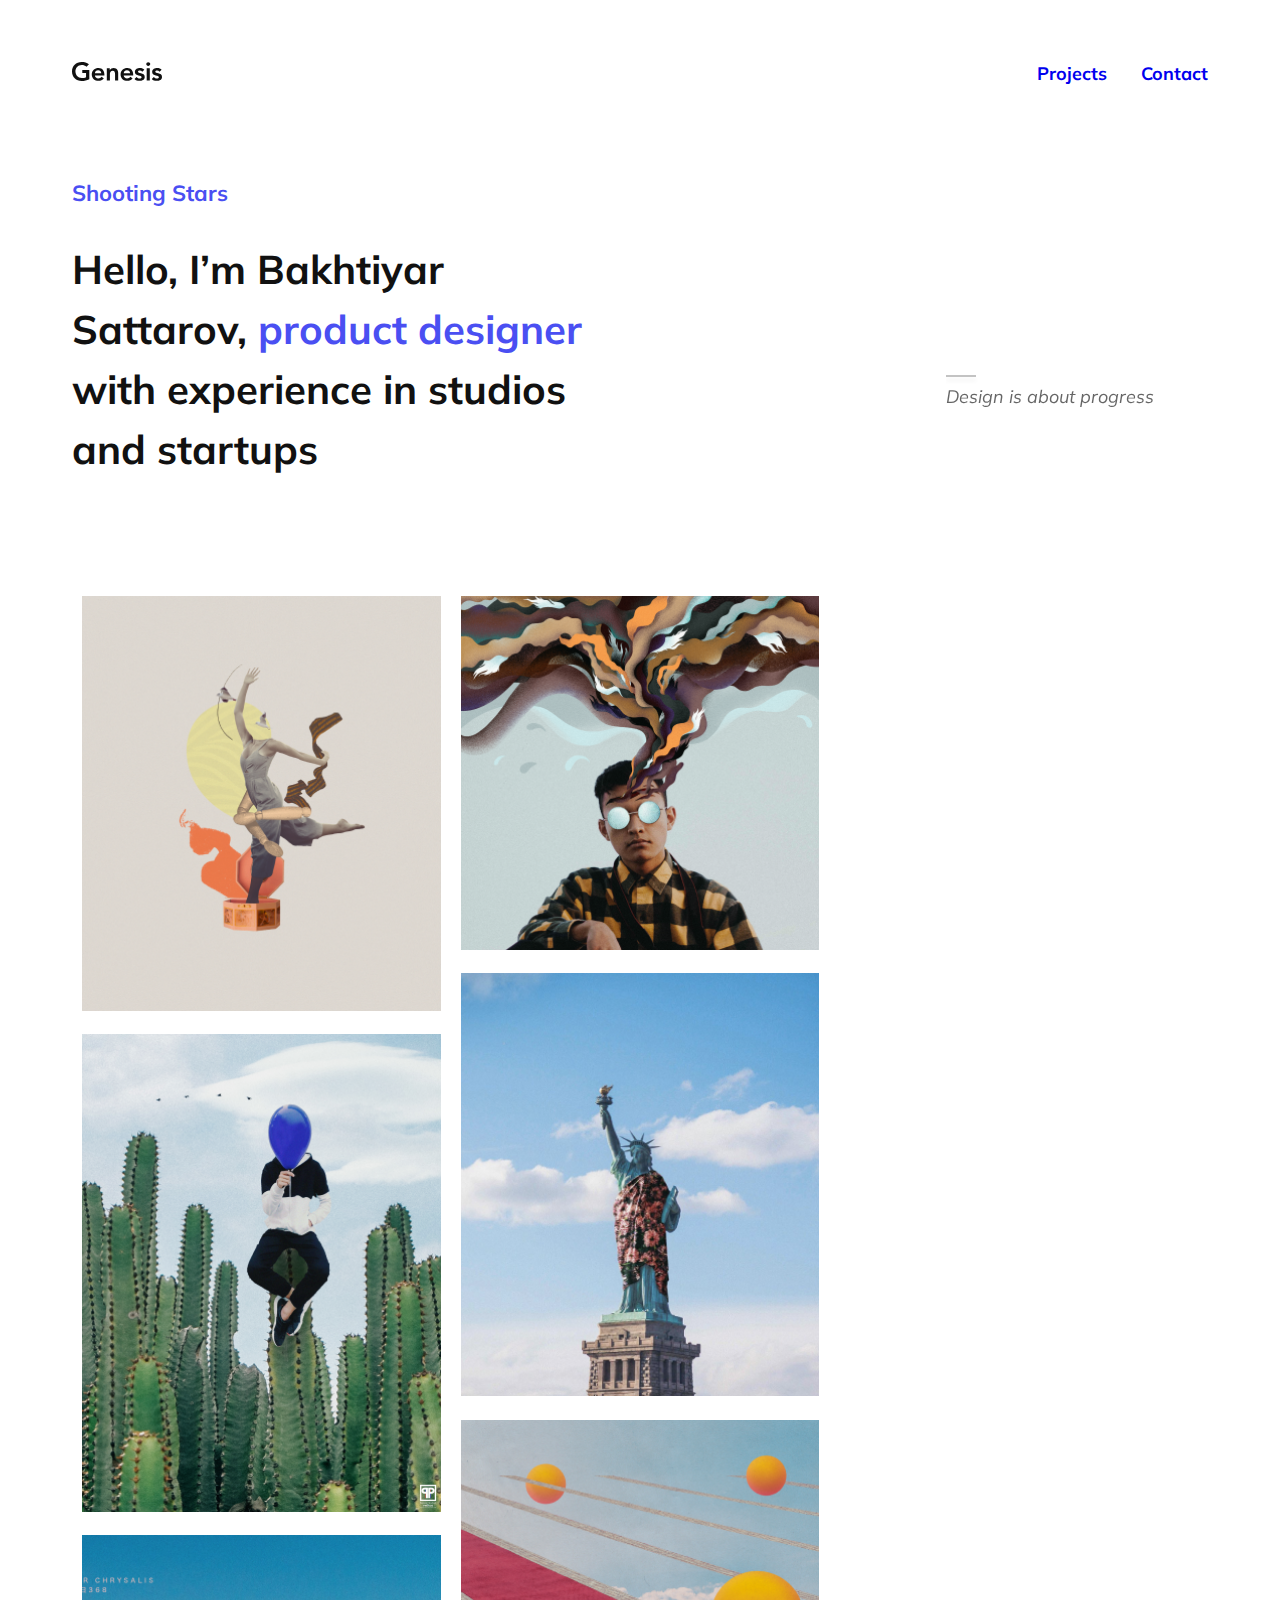
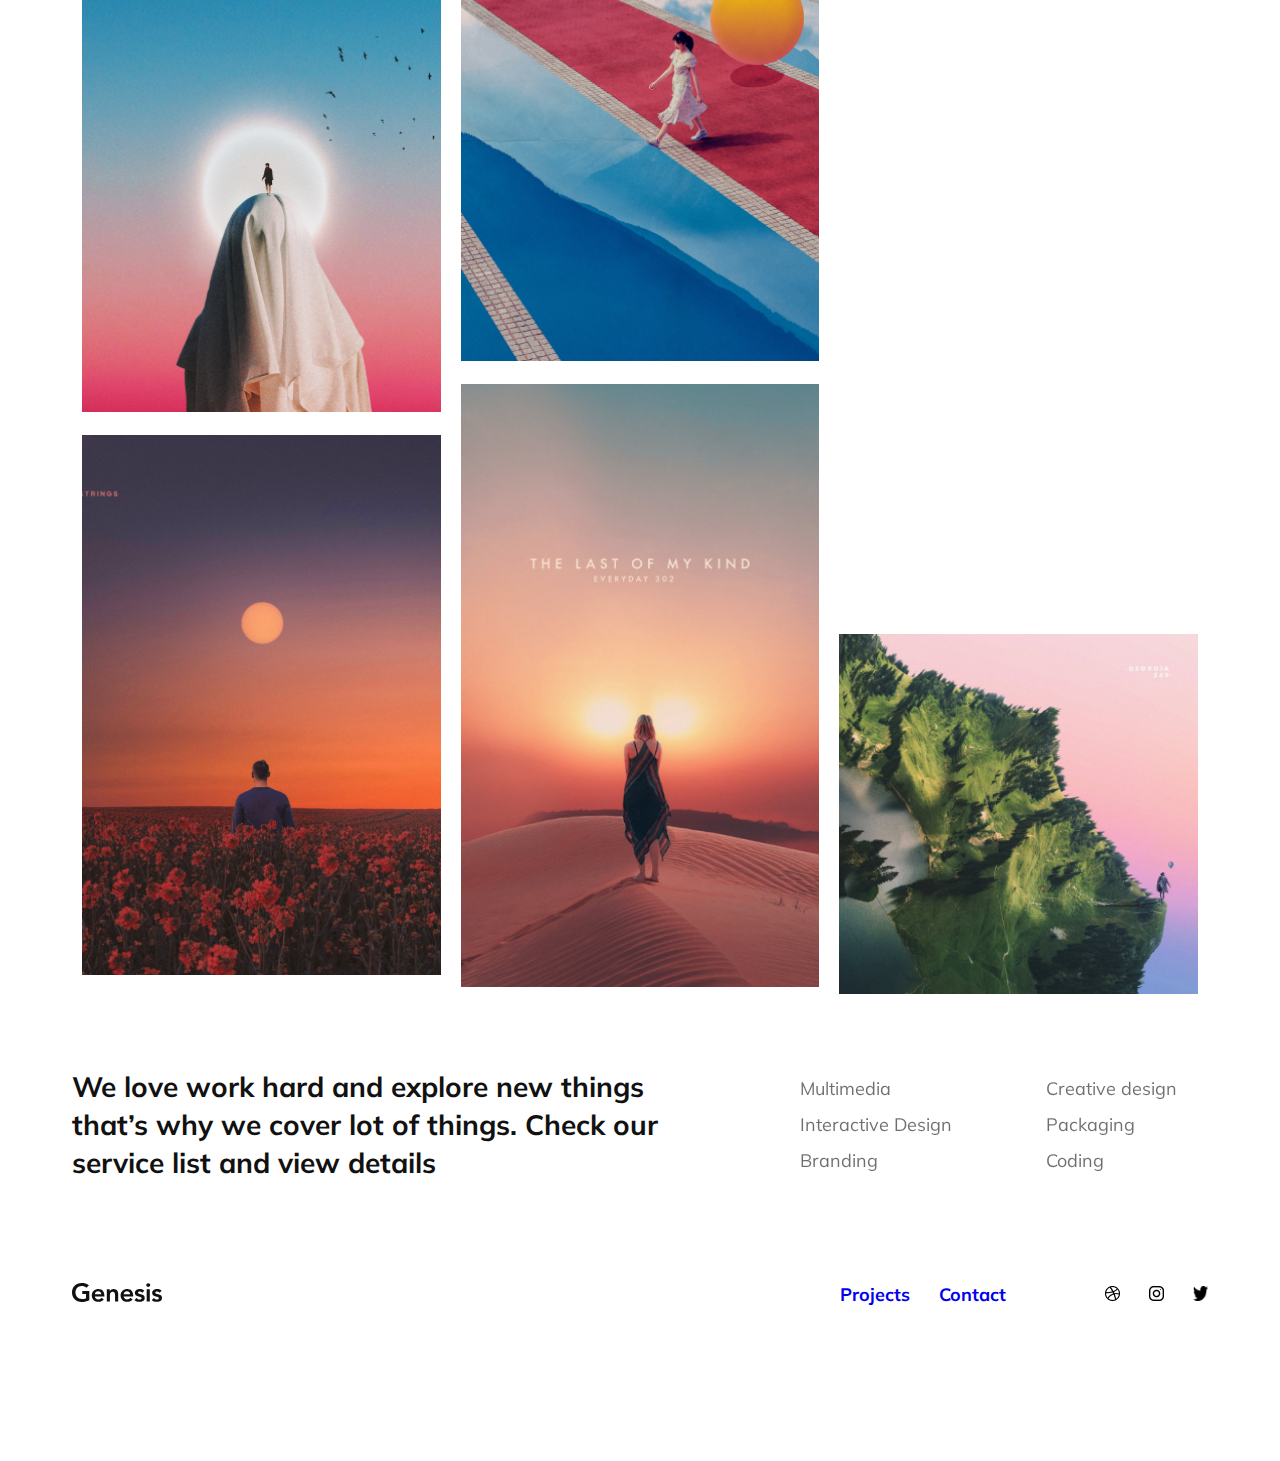
<file: index.html>
<!DOCTYPE html>
<html lang="en"> 
    <head>
        <meta charset="UTF-8">
        <meta name="viewport" content="width=device-width, initial-scale=1.0">
        <title>Genesis</title>
        <link rel="preconnect" href="https://fonts.gstatic.com">
        <link href="https://fonts.googleapis.com/css2?family=Mulish:ital,wght@0,400;0,700;1,400&family=Poppins:wght@400;500;600;700&display=swap" rel="stylesheet">
        <link type="text/css" rel="stylesheet" href="styles/normalize.css" />
        <link rel="stylesheet" href="styles/styles.css">
    </head>
    
    <!-- Did an experiment by setting the whole page as a container according to the grid in figma. 
        It made a whole lot of the calculations more difficult. Responsiveness was shot to pieces
        as blocks goes into eachother. However, a lot of the larger both vertical and horisontal 
        gaps were easier to calculate. The problem was to make the gallery
        somewhat responsive w/o media queries. A great, but frustrating exercise.-->

    <body class="margins fonts grid-container">   
        <nav class="navbar-container">
            <div>
                <a href="index.html" >
                    <img src="/images/genesislogo.svg" width="auto" height="auto" alt="Genesis-logo">
                </a>
            </div>
            <div class="navbar-links font-bold-18">
                    <a class="navbar-links" href="project.html">Projects</a>
                    <a class="navbar-links" href="contact.html">Contact</a>
            </div>
        </nav>
        <div class="header-quote quote-bar"> <img src="/images/Rectangle.svg" alt="bar-over-text"></div>
            <div class="header-quote  font-italic-18">Design is about progress</div>
        <header class="header-container">         
            <div>
                <div class="font-bold-22-blue header-ingress">Shooting Stars</div>
                <div class="font-bold-40-black">Hello, I’m Bakhtiyar Sattarov,
                    <span class="font-bold-40-blue"> product designer </span> with experience
                    in studios and startups </div>
            </div>    
        </header>

        <!--I failed to get the gallery's bottom sharp. Somewhere I've must missed a spec. 
            However, grid-gap and margins are double checked and accounted for.-->
            
        <section class="gallery-container">
            <div class= "column">
                <img src="images/Rectangle.png" alt="">
                <img src="images/Rectangle (1).png" alt="">
                <img src="images/Rectangle (2).png" alt="">
                <img src="images/Rectangle (3).png" alt="">
            </div>
            <div class= "column">
                <img src="images/Rectangle (4).png" alt="">
                <img src="images/Rectangle (5).png" alt="">
                <img src="images/Rectangle (6).png" alt="">
                <img src="images/Rectangle (7).png" alt="">
            </div>
            <div class= "column">
                <img src="images/Rectangle (9).png" alt="">
                <img src="images/Rectangle (10).png" alt="">
                <img src="images/Rectangle (11).png" alt="">
                <img src="images/Rectangle (8).png" alt="">
            </div>
        </section>
        <div class="container-group">
            <div class="font-bold-28 group-content">We love work hard and explore new things that’s why we cover lot of things. 
                Check our service list and view details</div>
            <ul class="font-normal-18 list-styling">
                <li>Multimedia</li>
                <li>Interactive Design</li>
                <li>Branding</li>
            </ul>
            <ul class="font-normal-18 list-styling">
                <li>Creative design</li>
                <li>Packaging</li>
                <li>Coding</li>
            </ul>
        </div>
        <section>
            <!--Skipped this part due to time constraints.-->
        </section>
        <footer class="footer-container">
            <div>
                <a href="index.html" >
                    <img src="/images/genesislogo.svg" width="auto" height="auto" alt="Genesis-logo">
                </a>
            </div>
            <div class="navbar-links font-bold-18">
                <a class="footer-links" href="project.html">Projects</a>
                <a class="footer-links link-distance" href="contact.html">Contact</a>
                <a class="footer-links" href="#"><img src="images/dribbble-logo.png" alt="dribble-logo" width="15px" height="15px"></a>
                <a class="footer-links" href="#"><img src="images/instagram.png" alt="instagram-logo" width="15px" height="15px"></a>
                <a class="footer-links" href="#"><img src="images/twitter-logo-silhouette.png" alt="twitter-logo" width="15px" height="15px"></a>
            </div>
        </footer>
    </body>
</html>
</file>
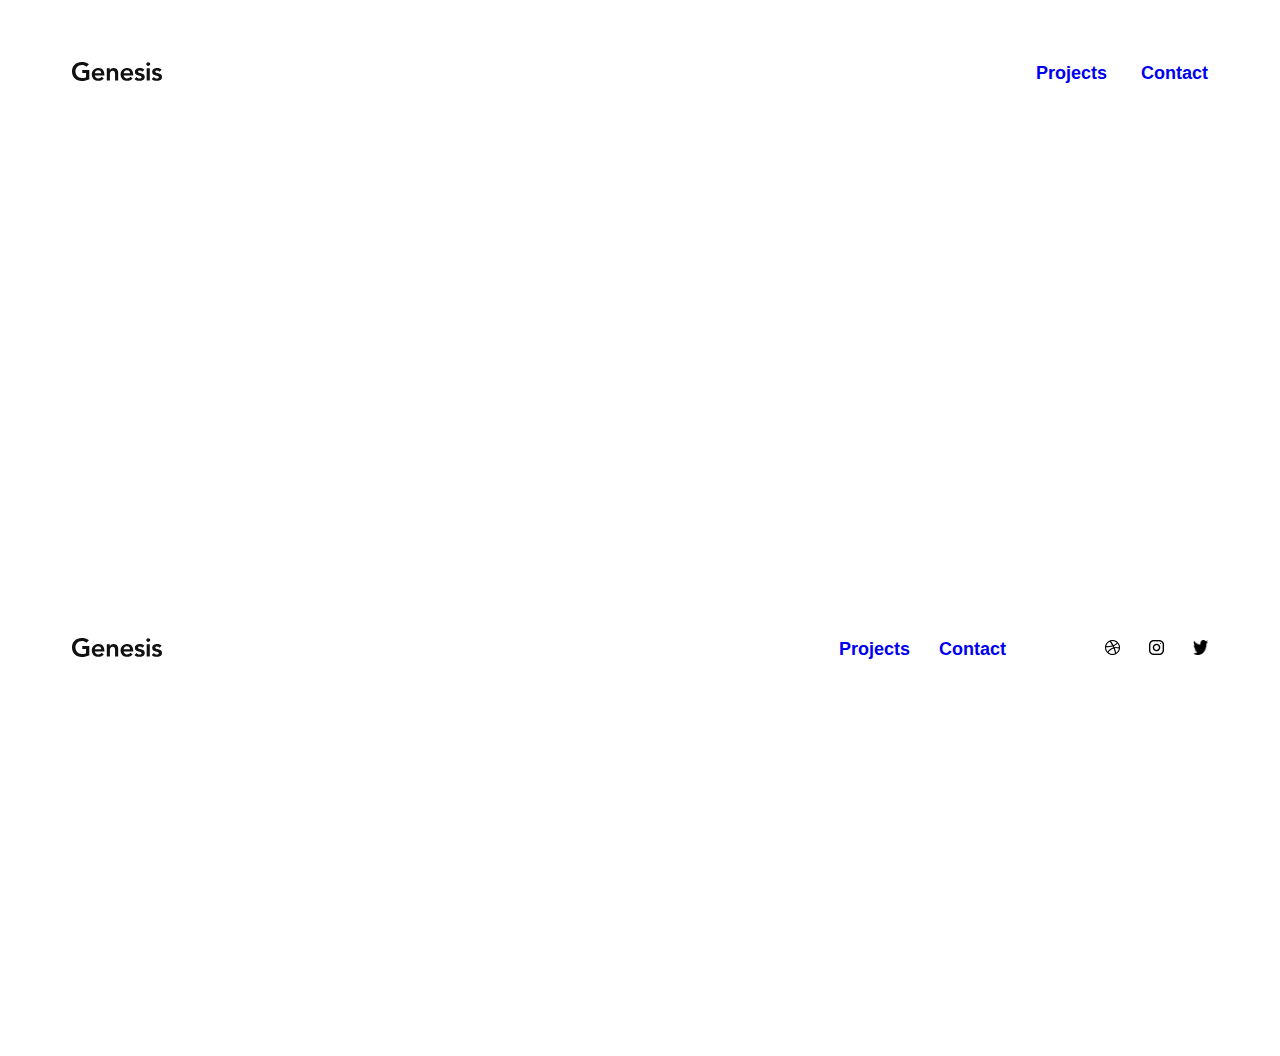
<file: contact.html>
<!DOCTYPE html>
<html lang="en"> 
    <head>
        <meta charset="UTF-8">
        <meta name="viewport" content="width=device-width, initial-scale=1.0">
        <title>Genesis</title>
        <link rel="preconnect" href="https://fonts.gstatic.com">
        <link href="https://fonts.googleapis.com/css2?family=Montserrat:wght@900&family=Ramaraja&family=Roboto:wght@400;700&display=swap" rel="stylesheet">
        <link type="text/css" rel="stylesheet" href="styles/normalize.css" />
        <link rel="stylesheet" href="styles/styles.css">
    </head>
    <body class="margins fonts grid-container">   
        <nav class="navbar-container">
            <div>
                <a href="index.html" >
                    <img src="/images/genesislogo.svg" width="auto" height="auto" alt="Genesis-logo">
                </a>
            </div>
            <div class="navbar-links font-bold-18">
                    <a class="navbar-links" href="project.html">Projects</a>
                    <a class="navbar-links" href="contact.html">Contact</a>
            </div>
        </nav>            
        <footer class="footer-container-contact">
            <div>
                <a href="index.html" >
                    <img src="/images/genesislogo.svg" width="auto" height="auto" alt="Genesis-logo">
                </a>
            </div>
            <div class="navbar-links font-bold-18">
                <a class="footer-links" href="project.html">Projects</a>
                <a class="footer-links link-distance" href="contact.html">Contact</a>
                <a class="footer-links" href="#"><img src="images/dribbble-logo.png" alt="dribble-logo" width="15px" height="15px"></a>
                <a class="footer-links" href="#"><img src="images/instagram.png" alt="instagram-logo" width="15px" height="15px"></a>
                <a class="footer-links" href="#"><img src="images/twitter-logo-silhouette.png" alt="twitter-logo" width="15px" height="15px"></a>
            </div>
        </footer>
    </body>    
</html>
</file>
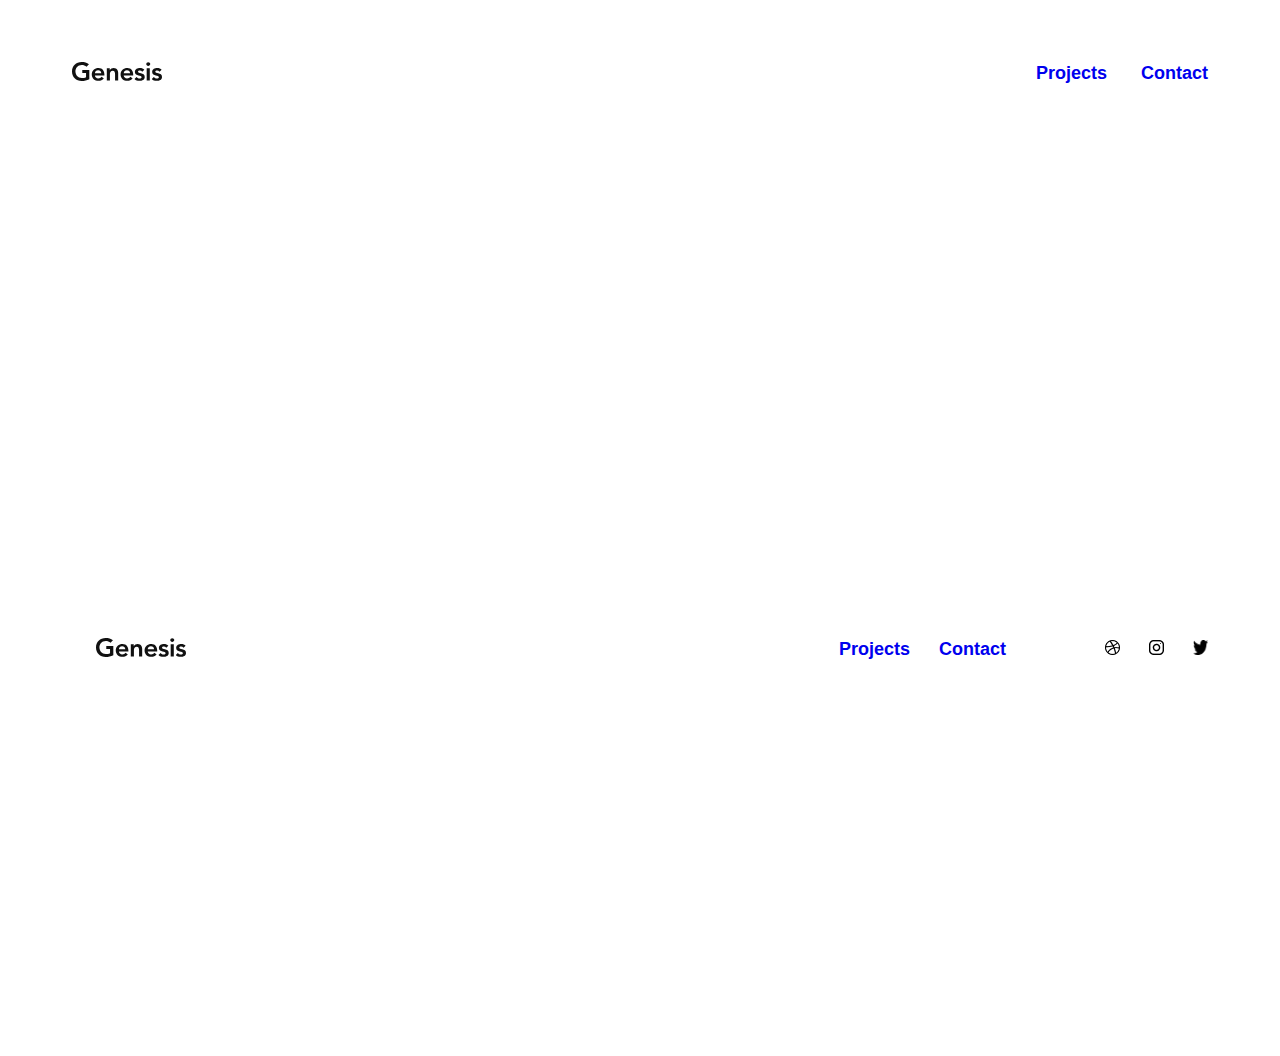
<file: project.html>
<!DOCTYPE html>
<html lang="en"> 
    <head>
        <meta charset="UTF-8">
        <meta name="viewport" content="width=device-width, initial-scale=1.0">
        <title>Genesis</title>
        <link rel="preconnect" href="https://fonts.gstatic.com">
        <link href="https://fonts.googleapis.com/css2?family=Montserrat:wght@900&family=Ramaraja&family=Roboto:wght@400;700&display=swap" rel="stylesheet">
        <link type="text/css" rel="stylesheet" href="styles/normalize.css" />
        <link rel="stylesheet" href="styles/styles.css">
    </head>
    <body class="margins fonts grid-container">   
        <nav class="navbar-container">
            <div>
                <a href="index.html" >
                    <img src="/images/genesislogo.svg" width="auto" height="auto" alt="Genesis-logo">
                </a>
            </div>
            <div class="navbar-links font-bold-18">
                    <a class="navbar-links" href="project.html">Projects</a>
                    <a class="navbar-links" href="contact.html">Contact</a>
            </div>
        </nav> 
        <footer class="footer-container-project">
            <div>
                <a class= "footer-links" href="index.html" >
                    <img src="/images/genesislogo.svg" width="auto" height="auto" alt="Genesis-logo">
                </a>
            </div>
            <div class="navbar-links font-bold-18">
                <a class="footer-links" href="project.html">Projects</a>
                <a class="footer-links link-distance" href="contact.html">Contact</a>
                <a class="footer-links" href="#"><img src="images/dribbble-logo.png" alt="dribble-logo" width="15px" height="15px"></a>
                <a class="footer-links" href="#"><img src="images/instagram.png" alt="instagram-logo" width="15px" height="15px"></a>
                <a class="footer-links" href="#"><img src="images/twitter-logo-silhouette.png" alt="twitter-logo" width="15px" height="15px"></a>
            </div>
        </footer>            
    </body>
</html>
</file>
<file: styles/styles.css>
.font-bold-18{color:#111111;font-weight:bold;font-size:18px;line-height:23px}.font-bold-22-blue{color:#4a4ff2;font-weight:bold;font-size:22px;line-height:28px}.font-bold-40,.font-bold-40-black,.font-bold-40-blue{font-weight:bold;font-size:40px;line-height:60px}.font-bold-40-black{color:#111111}.font-bold-40-blue{color:#4A4FF2}.font-italic-18{font-style:italic;font-weight:normal;font-size:18px;line-height:23px;mix-blend-mode:normal;opacity:0.6}.font-bold-28{font-size:28px;line-height:38px;color:#111111;font-weight:bold}.font-normal-18{font-style:normal;font-weight:normal;font-size:18px;line-height:23px;color:#111111;mix-blend-mode:normal;opacity:0.6}.margins{margin-left:8vh;margin-right:8vh;max-width:1360px}.fonts{font-family:"mulish",sans-serif}.grid-container{display:grid;height:100vh;grid-template-columns:repeat(12, 1fr);grid-template-rows:repeat(auto-fill, 60px);grid-column-gap:30px;grid-row-gap:12px}.font-bold-18{color:#111111;font-weight:bold;font-size:18px;line-height:23px}.font-bold-22-blue{color:#4a4ff2;font-weight:bold;font-size:22px;line-height:28px}.font-bold-40,.font-bold-40-black,.font-bold-40-blue{font-weight:bold;font-size:40px;line-height:60px}.font-bold-40-black{color:#111111}.font-bold-40-blue{color:#4A4FF2}.font-italic-18{font-style:italic;font-weight:normal;font-size:18px;line-height:23px;mix-blend-mode:normal;opacity:0.6}.font-bold-28{font-size:28px;line-height:38px;color:#111111;font-weight:bold}.font-normal-18{font-style:normal;font-weight:normal;font-size:18px;line-height:23px;color:#111111;mix-blend-mode:normal;opacity:0.6}.font-bold-18{color:#111111;font-weight:bold;font-size:18px;line-height:23px}.font-bold-22-blue{color:#4a4ff2;font-weight:bold;font-size:22px;line-height:28px}.font-bold-40,.font-bold-40-black,.font-bold-40-blue{font-weight:bold;font-size:40px;line-height:60px}.font-bold-40-black{color:#111111}.font-bold-40-blue{color:#4A4FF2}.font-italic-18{font-style:italic;font-weight:normal;font-size:18px;line-height:23px;mix-blend-mode:normal;opacity:0.6}.font-bold-28{font-size:28px;line-height:38px;color:#111111;font-weight:bold}.font-normal-18{font-style:normal;font-weight:normal;font-size:18px;line-height:23px;color:#111111;mix-blend-mode:normal;opacity:0.6}.margins{margin-left:8vh;margin-right:8vh;max-width:1360px}.fonts{font-family:"mulish",sans-serif}.grid-container{display:grid;height:100vh;grid-template-columns:repeat(12, 1fr);grid-template-rows:repeat(auto-fill, 60px);grid-column-gap:30px;grid-row-gap:12px}.header-container{display:block;grid-column:1 / 7;grid-row:3 / 6}.header-ingress{margin-bottom:32px;margin-top:35px}.header-quote{display:block;grid-column:10 / 13;grid-row:6 / 7;margin-top:25px}.quote-bar{margin-top:10px;mix-blend-mode:normal;opacity:0.5}.navbar-container{grid-row:2 / 3;grid-column:1 / 13;margin-top:-10px;display:flex;justify-content:space-between}.navbar-links{text-decoration:none;margin-left:29px}.navbar-links:visited{text-decoration:none;color:#111111}.navbar-links:hover{color:#4A4FF2}.gallery-container{display:flex;grid-row:9 / 38;grid-column:1 / 13}.column{flex:33%;width:33%;margin:0 10px}.column img{margin-top:20px;width:100%}.container-group{grid-row:40 / 43;grid-column:1 / 13;display:flex;justify-content:space-between;margin-right:31px;margin-top:20px}.group-content{display:flex;max-width:635px;align-items:center}.list-styling{display:flex;list-style:none;padding:none;margin:none;flex-direction:column;line-height:200%}.footer-container,.footer-container-project,.footer-container-contact{grid-row:50 / 65;grid-column:1 / 13;margin-top:-10px;display:flex;justify-content:space-between}.footer-container-project{grid-row:10 / 30}.footer-container-contact{grid-row:10 /30}.footer-links{text-decoration:none;margin-left:24px}.footer-links:visited{text-decoration:none;color:#111111}.footer-links:hover{color:#4A4FF2}.link-distance{margin-right:70px}
</file>
